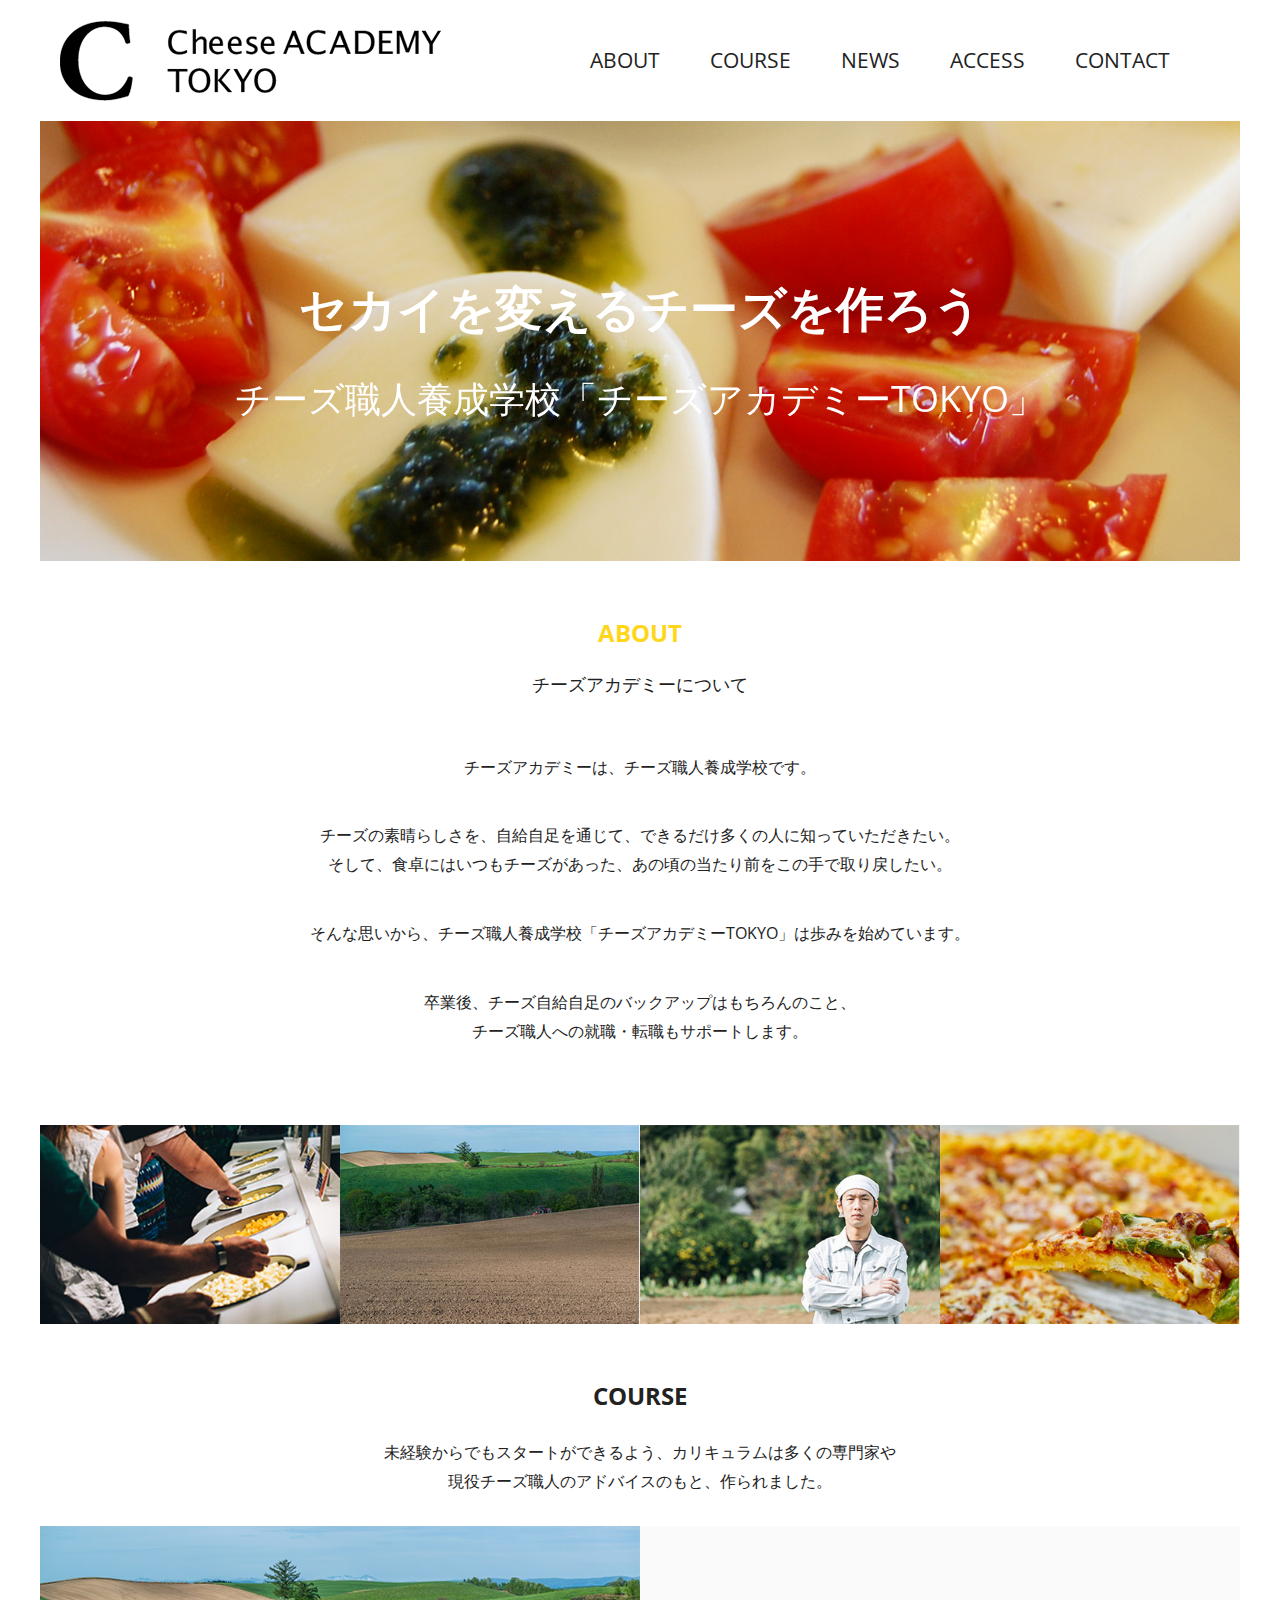
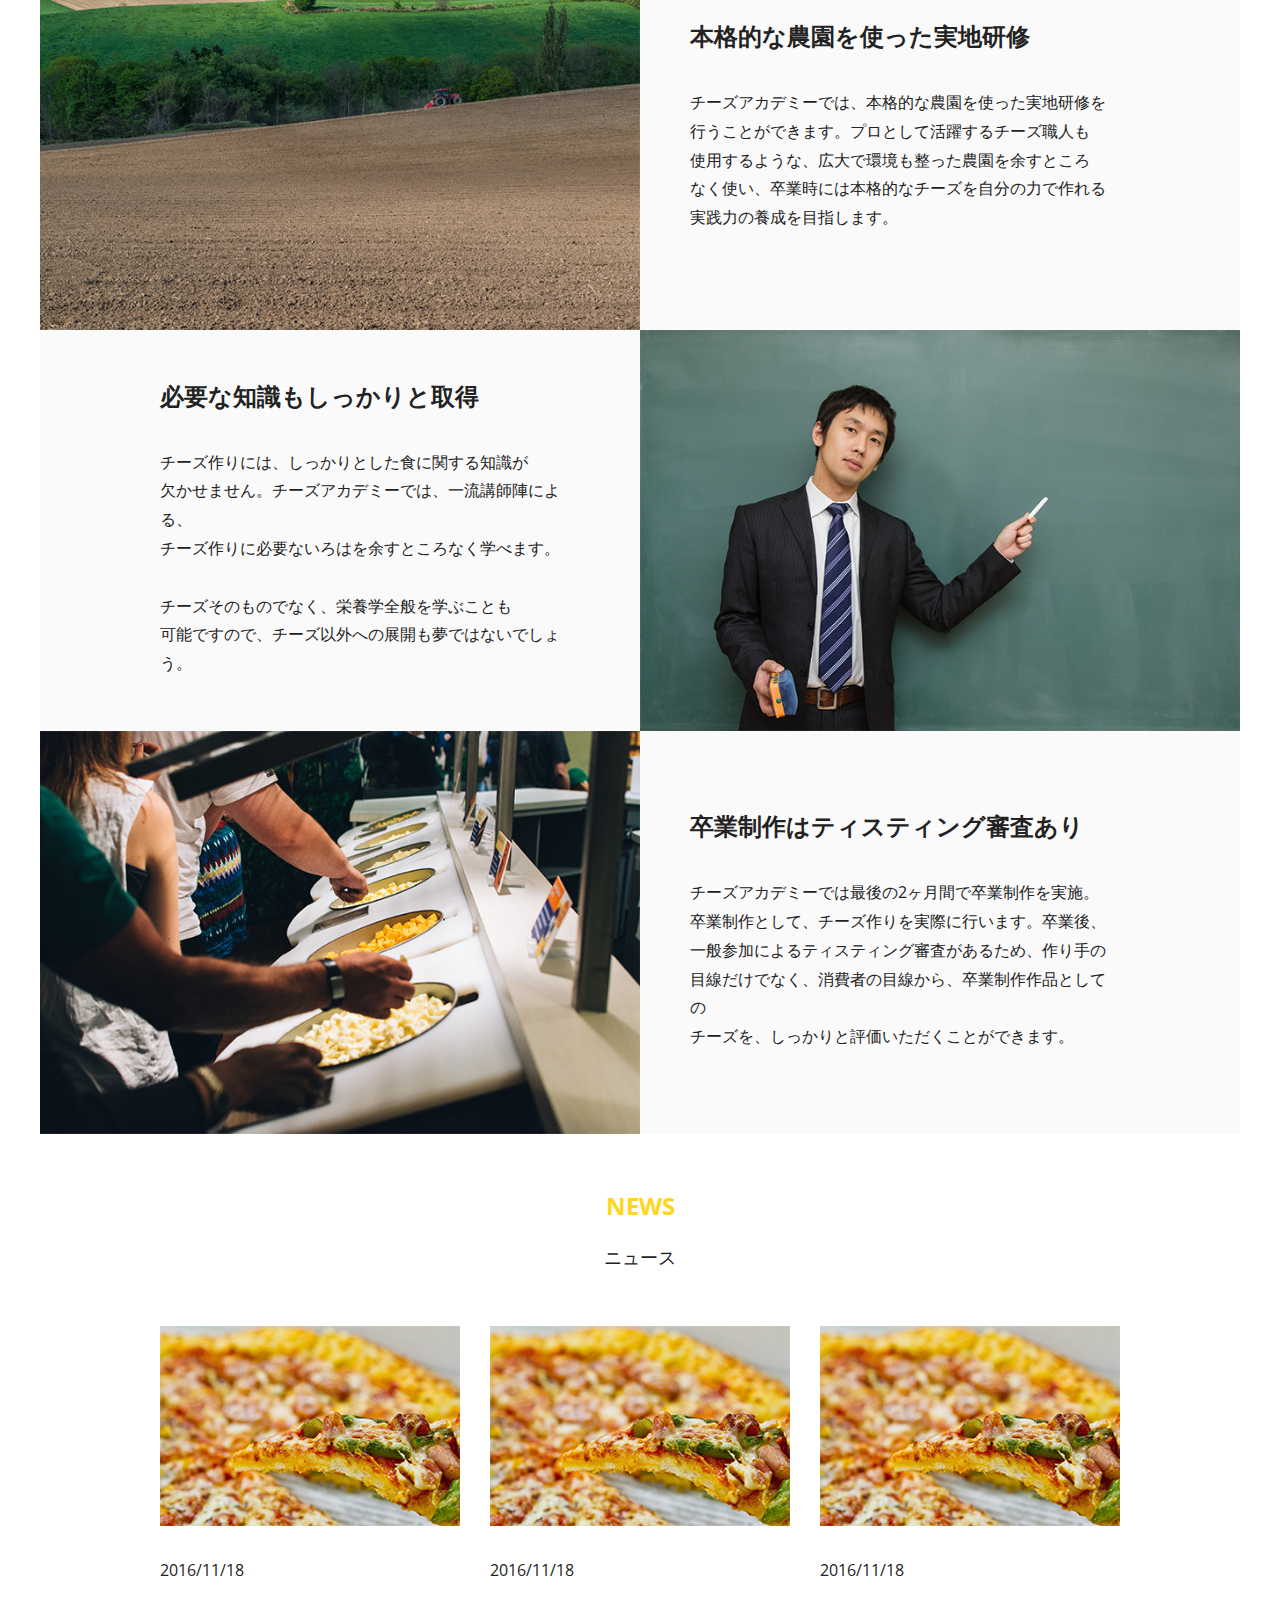
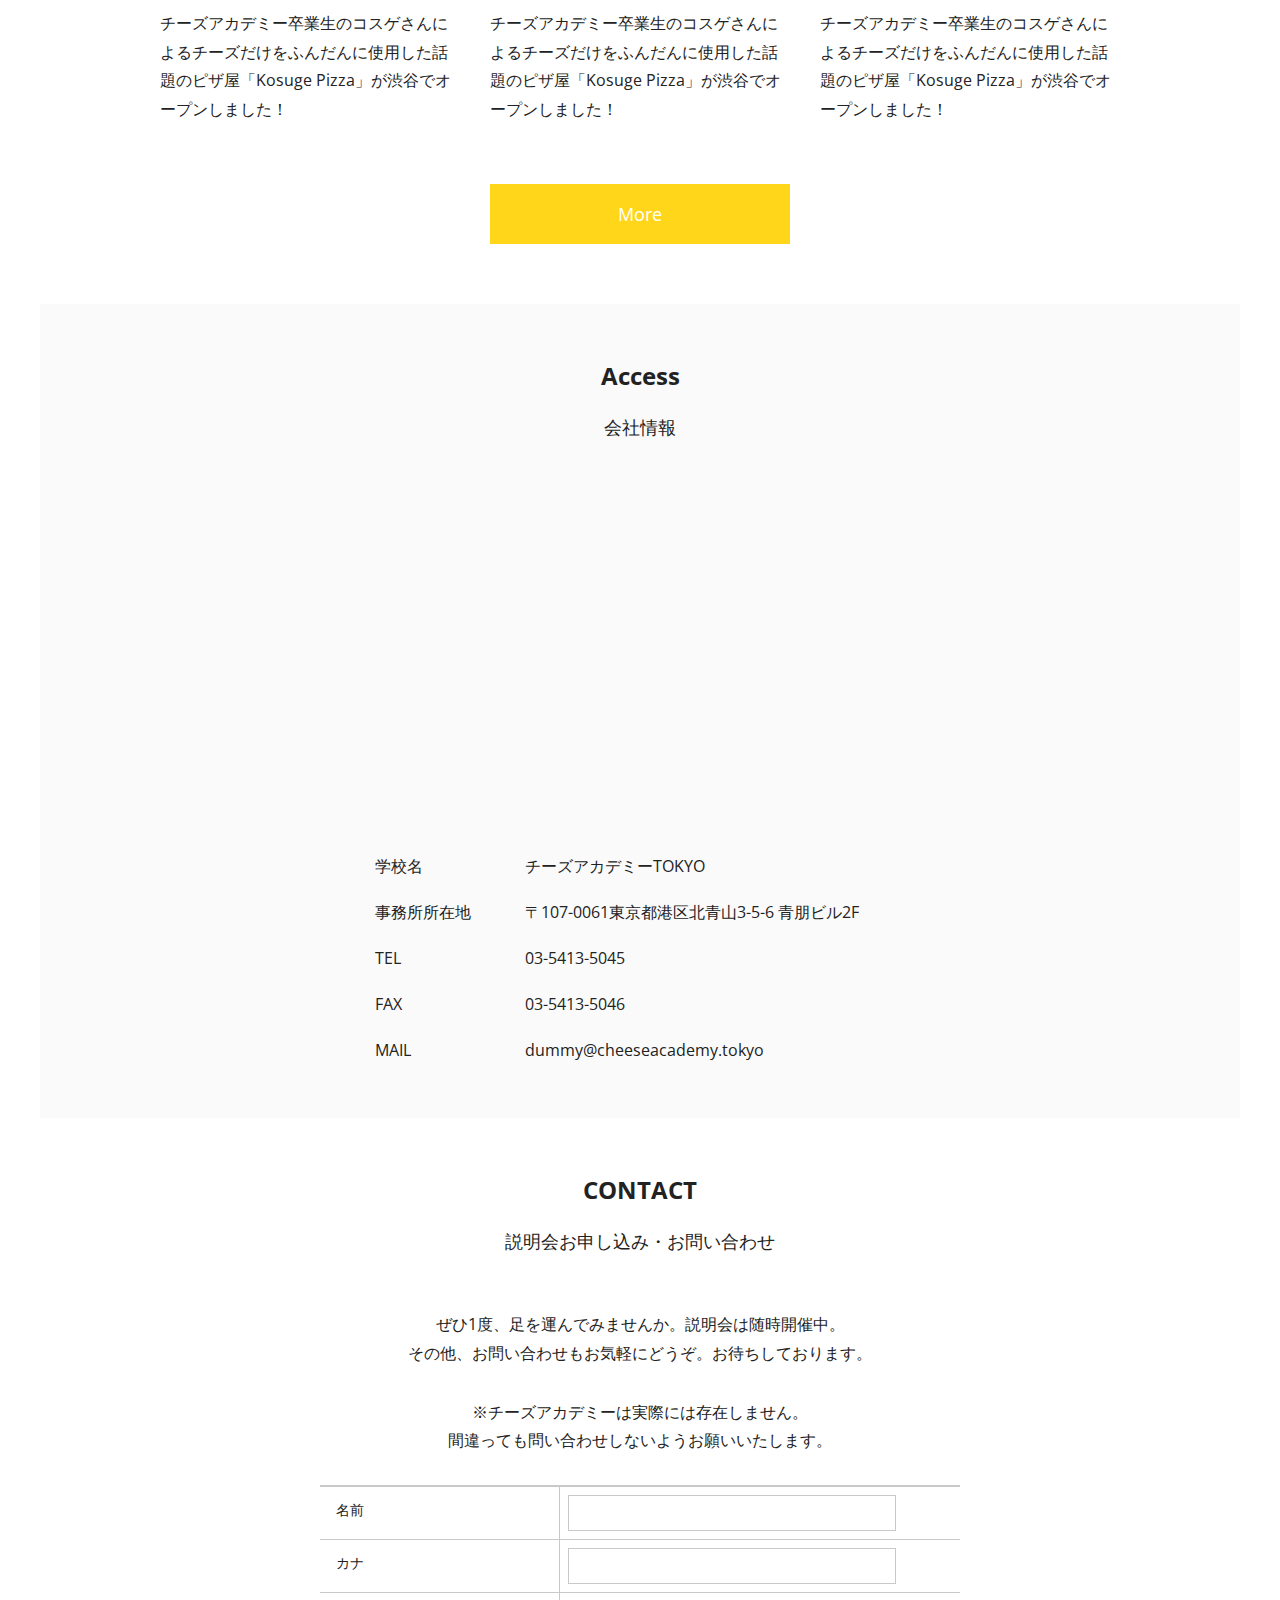
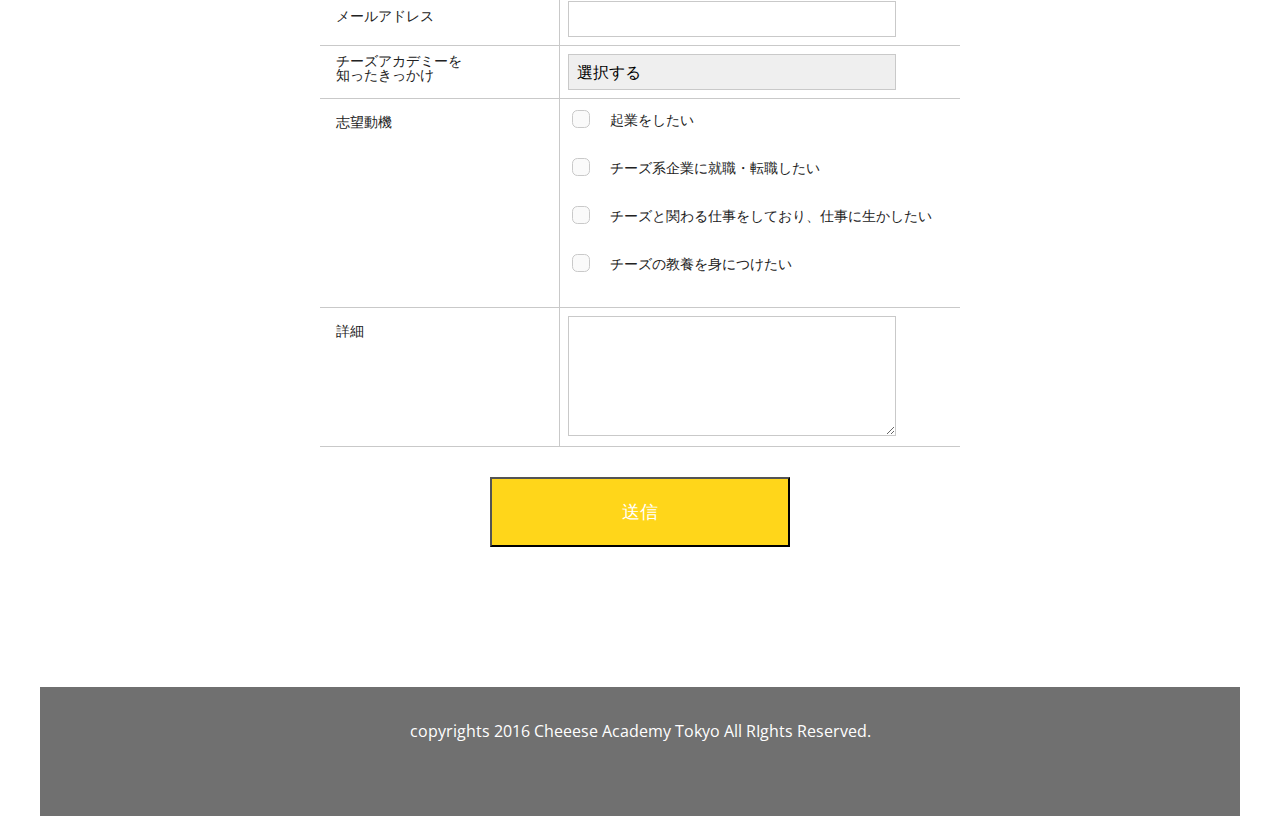
<file: index.html>
<!DOCTYPE html>
<html lang="ja">
<!-- 最初の設定は終わっています　必要な方は触ってください -->

<head>
    <meta charset="UTF-8">
    <meta name="viewport" content="width=device-width, initial-scale=1.0">
    <meta http-equiv="X-UA-Compatible" content="ie=edge">
    <title>チーズ職人養成学校「チーズアカデミーTOKYO」</title>

    <!-- 電話番号を検出しない -->
    <meta name="format-detection" content="telephone=no">

    <!-- googlefontsの設定 -->
    <link rel="preconnect" href="https://fonts.googleapis.com">
    <link rel="preconnect" href="https://fonts.gstatic.com" crossorigin>
    <link href="https://fonts.googleapis.com/css2?family=Open+Sans:wght@400;700&display=swap" rel="stylesheet">

    <!-- cssの設定 -->
    <link rel="stylesheet" href="css/reset.css">
    <link rel="stylesheet" href="css/style.css">

</head>


<body>

    <!-- header -->
    <header>
        <div class="header-wrapper">
            <img src="img/header_logo.png" alt="ロゴ">
            
            <nav>
                <ul class="nav-list uppercase">
                    <li class="nav-item"><a href="#about">About</a></li>
                    <li class="nav-item"><a href="#course">Course</a></li>
                    <li class="nav-item"><a href="#news">News</a></li>
                    <li class="nav-item"><a href="#access">Access</a></li>
                    <li class="nav-item"><a href="#contact">Contact</a></li>
                </ul>
            </nav>
        </div>
    </header>

    <!-- main-visual -->
    <div class="main-visual">
        <img src="img/mainbg.png" alt="チーズアカデミーのメインビジュアル">
        <div class="main-text text-center">
            <p>セカイを変えるチーズを作ろう</p>
            <h1>チーズ職人養成学校「チーズアカデミーTOKYO」</h1>
        </div>
    </div>
    
    
    <!-- main -->
    <main>
        
        
        

        <!-- about -->
        <section id="about">
            <h2>About</h2>
            <h3>チーズアカデミーについて</h3>
            <div class="about-text">
                <p>チーズアカデミーは、チーズ職人養成学校です。</p>
                <p>チーズの素晴らしさを、自給自足を通じて、できるだけ多くの人に知っていただきたい。<br>
                そして、食卓にはいつもチーズがあった、あの頃の当たり前をこの手で取り戻したい。</p>
                <p>そんな思いから、チーズ職人養成学校「チーズアカデミーTOKYO」は歩みを始めています。</p>
                <p>卒業後、チーズ自給自足のバックアップはもちろんのこと、<br>
                チーズ職人への就職・転職もサポートします。</p>
            </div>
            <div class="about-img">
                <img src="img/about_01.jpg" alt="ピザ">
                <img src="img/about_02.jpg" alt="牧場主">
                <img src="img/about_03.jpg" alt="農園">
                <img src="img/about_04.jpg" alt="ピザを作るキッチン">
            </div>
        </section>


        <!-- course -->
        <section id="course">
            <h2>Course</h2>
            <p>未経験からでもスタートができるよう、カリキュラムは多くの専門家や<br>
            現役チーズ職人のアドバイスのもと、作られました。</p>
            
            <div class="course-benefits">
                <ul>
                    <li class="benefit">
                        <p class="benefit-img"><img src="img/course_01.jpg" alt="農園"></p>
                        <div class="benefit-text">
                            <h3>本格的な農園を使った実地研修</h3>
                            <p>チーズアカデミーでは、本格的な農園を使った実地研修を<br>
                            行うことができます。プロとして活躍するチーズ職人も<br>
                            使用するような、広大で環境も整った農園を余すところ<br>
                            なく使い、卒業時には本格的なチーズを自分の力で作れる<br>
                            実践力の養成を目指します。</p>
                        </div>
                    </li>
                    <li class="benefit">
                        <p class="benefit-img"><img src="img/course_02.jpg" alt="一流講師"></p>
                        <div class="benefit-text">
                            <h3>必要な知識もしっかりと取得</h3>
                            <p>チーズ作りには、しっかりとした食に関する知識が<br>
                            欠かせません。チーズアカデミーでは、一流講師陣による、<br>
                            チーズ作りに必要ないろはを余すところなく学べます。<br><br>
                            チーズそのものでなく、栄養学全般を学ぶことも<br>
                            可能ですので、チーズ以外への展開も夢ではないでしょう。</p>
                        </div>
                    </li>
                    <li class="benefit">
                        <p class="benefit-img"><img src="img/course_03.jpg" alt="チーズ審査"></p>
                            <div class="benefit-text">
                            <h3>卒業制作はティスティング審査あり</h3>
                            <p>チーズアカデミーでは最後の2ヶ月間で卒業制作を実施。<br>
                            卒業制作として、チーズ作りを実際に行います。卒業後、<br>
                            一般参加によるティスティング審査があるため、作り手の<br>
                            目線だけでなく、消費者の目線から、卒業制作作品としての<br>
                            チーズを、しっかりと評価いただくことができます。</p>
                        </div>
                    </li>
                </ul>
            </div>
            
        </section>
        
        <!-- news -->
        <section id="news">
        <h2>News</h2>
            <h3>ニュース</h3>
            <div class="news-wrapper">
                <ul class="news-list">
                    <li class="news-item">
                        <p class="news-img"><img src="img/news_img.jpg" alt="ピザ"></p>
                        <div class="news-contents">
                            <p class="news-date">2016/11/18</p>
                            <p class="news-text">チーズアカデミー卒業生のコスゲさんによるチーズだけをふんだんに使用した話題のピザ屋「Kosuge Pizza」が渋谷でオープンしました！</p>
                        </div>
                    </li>
                    <li class="news-item">
                        <p class="news-img"><img src="img/news_img.jpg" alt="ピザ"></p>
                        <div class="news-contents">
                            <p class="news-date">2016/11/18</p>
                            <p class="news-text">チーズアカデミー卒業生のコスゲさんによるチーズだけをふんだんに使用した話題のピザ屋「Kosuge Pizza」が渋谷でオープンしました！</p>
                        </div>
                    </li>
                    <li class="news-item">
                        <p class="news-img"><img src="img/news_img.jpg" alt="ピザ"></p>
                        <div class="news-contents">
                            <p class="news-date">2016/11/18</p>
                            <p class="news-text">チーズアカデミー卒業生のコスゲさんによるチーズだけをふんだんに使用した話題のピザ屋「Kosuge Pizza」が渋谷でオープンしました！</p>
                        </div>
                    </li>
                </ul>
            
                <a href="#" class="btn text-center">More</a>
            </div>
        </section>

        <!-- access -->
        <section id="access">
            <h2>Access</h2>
            <h3>会社情報</h3>
            <iframe src="https://www.google.com/maps/embed?pb=!1m18!1m12!1m3!1d3241.3923456258185!2d139.7116627152002!3d35.66734013834114!2m3!1f0!2f0!3f0!3m2!1i1024!2i768!4f13.1!3m3!1m2!1s0x60188c9faa249f2b%3A0xc415d41a1217b607!2z44CSMTA3LTAwNjEg5p2x5Lqs6YO95riv5Yy65YyX6Z2S5bGx77yT5LiB55uu77yV4oiS77yWIDJm!5e0!3m2!1sja!2sjp!4v1666287583728!5m2!1sja!2sjp" 
            width="100%" height="300" style="border:0;" allowfullscreen="" loading="lazy" referrerpolicy="no-referrer-when-downgrade"></iframe>
            <dl class="access-inner">
                <dt>学校名</dt>
                <dd>チーズアカデミーTOKYO</dd>
                <dt>事務所所在地</dt>
                <dd>〒107-0061東京都港区北青山3-5-6 青朋ビル2F</dd>
                <dt class="uppercase">Tel</dt>
                <dd>03-5413-5045</dd>
                <dt class="uppercase">Fax</dt>
                <dd>03-5413-5046</dd>
                <dt class="uppercase">Mail</dt>
                <dd>dummy@cheeseacademy.tokyo</dd>
            </dl>
        </section>
        


        <!-- contact -->
        <section id="contact">
            <h2>Contact</h2>
            <h3>説明会お申し込み・お問い合わせ</h3>
            
            
            <p>ぜひ1度、足を運んでみませんか。説明会は随時開催中。<br>
            その他、お問い合わせもお気軽にどうぞ。お待ちしております。</p>
            
            <p>※チーズアカデミーは実際には存在しません。<br>
            間違っても問い合わせしないようお願いいたします。</p>
            
            <div class="form-wrapper">
                <form action="#" method="post">
                    <dl class="form-inner">
                        <dt>名前</dt>
                        <dd><input type="text" name="name" id="name" class="form-parts"></dd>
                        <dt>カナ</dt>
                        <dd><input type="text" name="kana" id="kana" class="form-parts"></dd>
                        <dt>メールアドレス</dt>
                        <dd><input type="email" name="email" id="email" class="form-parts"></dd>
                        <dt class="selectbox-title">チーズアカデミーを<br>知ったきっかけ</dt>
                        <dd class="select-box">
                            <select name="channel" id="channel" class="form-parts">
                                <option value="選択する">選択する</option>
                                <option value="google検索">google検索</option>
                                <option value="SNS">SNS</option>
                                <option value="紹介">紹介</option>
                                <option value="たまたま通りかかった">たまたま通りかかった</option>
                                <option value="その他">その他</option>
                            </select>
                        </dd>
                        <dt>志望動機</dt>
                        <dd class="check-btn">
                            <div><label for="entre"><input type="checkbox" name="motivation" id="entre" value="起業をしたい">起業をしたい</label></div>
                            <div><label for="change-job"><input type="checkbox" name="motivation" id="change-job" value="チーズ系企業に就職・転職したい">チーズ系企業に就職・転職したい</label></div>
                            <div><label for="work"><input type="checkbox" name="motivation" id="work" value="チーズと関わる仕事をしており、仕事に生かしたい">チーズと関わる仕事をしており、仕事に生かしたい</label></div>
                            <div><label for="education"><input type="checkbox" name="motivation" id="education" value="チーズの教養を身につけたい">チーズの教養を身につけたい</label></div>
                        </dd>
                        <dt>詳細</dt>
                        <dd>
                            <textarea name="detail" id="detail" cols="30" rows="10" class="form-parts"></textarea>
                        </dd>
                    </dl>
                    <input type="submit" value="送信" class="btn contact-btn">
                </form>
            </div>
        </section>
    </main>

<!-- footer -->
<footer class="footer">
    <p class="text-center"><small class="copyrights text-center">copyrights 2016 Cheeese Academy Tokyo All RIghts Reserved.</small></p>
</footer>  


<!-- ここから上にコードを書く -->
<!-- この中に記述していく -->
    <script src="https://code.jquery.com/jquery-3.2.1.min.js"></script>
    <script src="js/main.js"></script>
</body>

</html>
</file>
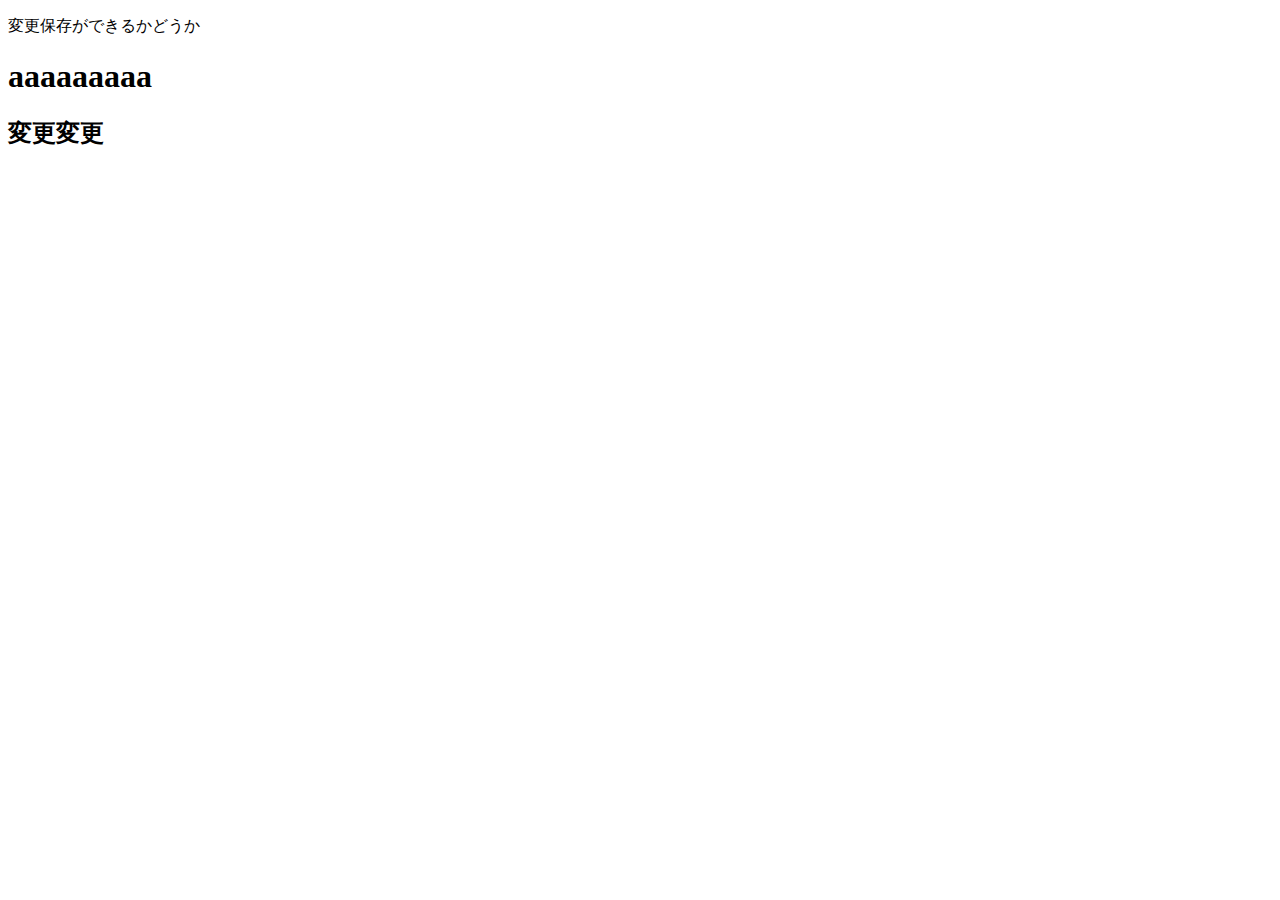
<file: index2.html>
<!DOCTYPE html>
<html lang="en">
<head>
    <meta charset="UTF-8">
    <meta http-equiv="X-UA-Compatible" content="IE=edge">
    <meta name="viewport" content="width=device-width, initial-scale=1.0">
    <title>Document</title>
    <p>変更保存ができるかどうか</p>
    <h1>aaaaaaaaa</h1>
    <h2>変更変更</h2>
</head>
<body>
    
</body>
</html>
</file>
<file: css/style.css>
@charset "utf-8";
html{
    font-size: 62.5%; /* 16px * 62.5% = 10px */
}

/*------------------
全体に適用
---------------------*/
body{
    color: #222222;
    font-family:"Open Sans",'ヒラギノ角ゴ ProN W3', Hiragino Kaku Gothic ProN, "メイリオ", Meiryo, sans-serif;
    font-size: 1.6rem;
    width: 1200px;
    margin: auto;
}

img{
    max-width: 100%;
    height: auto;
}

.uppercase{
    text-transform: uppercase;
}

.text-center{
    text-align: center;
}

section{
    padding: 60px 0 0;
}

h1{
    font-size: 3.6rem;
}

h2{
    text-transform: uppercase;
    text-align: center;
    font-size: 2.4rem;
    font-weight: bold;
    margin: 0 0 30px;
}

#about>h2,
#news>h2{
    color: #ffd61a;
}



h3{
    font-size: 1.8rem;
    text-align: center;;
    margin: 0 0 60px;
}

p{
    font-size: 1.6rem;
    text-align: center;
    margin: 0 0 40px;
    line-height: 1.8;
}




/*------------------
header
---------------------*/
.header-wrapper{
    display: flex;
    justify-content: space-between;
    align-items: center;
    height: 121px;
    padding: 0 20px;
}

.nav-list{
    display: flex;
}

.nav-item{
    margin: 0 50px 0 0;
}

.nav-item>a{
    color: #222222;
    font-size: 2.1rem;
}



/*------------------
main-visual
---------------------*/
.main-visual{
    position: relative;
}

.main-text{
    position: absolute;
    top: 50%;
    left: 50%;
    transform: translate3d(-50%,-50%,0);
    color: #fff;
    font-size: 3.6rem;
    width: 100%;
}

.main-text>p{
    font-size: 4.8rem;
    font-weight: bold;
    margin: 0 0 30px;
}


/*------------------
about
---------------------*/

.about-text{
    margin: 0 0 80px;
}

.about-img{
    display: flex;
    max-width: 100%;
}

.about-img>img{
    width: 25%;
}



/*------------------
course 
---------------------*/

.course-benefits{
    background-color: #fafafa;
}

.benefit{
    display: flex;
    flex-wrap: wrap;
    align-items: center;
}

.benefit-img,
.benefit-text{
    width: 50%;
    box-sizing: border-box;
}

ul li.benefit>div {
    width: 430px;
}

ul li.benefit h3 {
    font-size: 2.4rem;
    margin: 0 0 40px;
    font-weight: bold;
    text-align: left;
}

ul li.benefit p {
    text-align: left;
    margin: 0;
}

/* 偶数行の配置入れ替え */
ul li.benefit:nth-child(even){
    flex-direction: row-reverse;
}

ul li.benefit:nth-child(odd)>div{
    margin: 0 0 0 50px;
}

ul li.benefit:nth-child(even)>div{
    margin: 0 50px 0 0;
}

/*------------------
news
---------------------*/

section#news{
    padding: 60px 0;
}

.news-wrapper{
    margin: auto;
}

.news-list{
    display: flex;
    justify-content: center;
}

.news-item{
    width: 300px;
    margin: 0 15px;
}

.news-item:hover{
    background-color: #fafafa;
}

.news-img{
    margin: 0;
}

.news-item p{
    text-align: left;
}

.news-contents{
    padding: 30px 0 0 ;
}

.news-date{
    margin: 0 0 24px;
}

.news-text{
    margin: 0;
}

.btn{
    display: block;
    width: 300px;
    margin: 60px auto 0;
    padding: 21px 0;
    background-color: #ffd61a;
    color: #fff;
    font-size: 1.8rem;
}

.btn:hover{
    background-color: #fff61a;
}


/*------------------
access
---------------------*/

section#access{
    padding: 60px 0 30px;
}

#access{
    background-color: #fafafa;
}

#access h2{
    text-transform: none;
}

.access-inner{
    width: 530px;
    display: flex;
    flex-wrap: wrap;
    margin: 60px auto 0;
}

.access-inner>dt{
    width: 150px;
    margin: 0 0 30px;
}

.access-inner>dd{
    width: 380px;
}

/*------------------
contact
---------------------*/

section>p{
    margin: 0 0 30px;
}

.form-wrapper{
    width: 640px;
    margin: 30px auto;
}

.form-inner{
    display: flex;
    flex-wrap: wrap;
    border-top: solid 2px #c9c9c9;
    font-size: 1.4rem;
}

.form-wrapper dt{
    width: 240px;
    padding: 16px 64px 16px 16px;
    border-right: solid 1px #c9c9c9;
    box-sizing: border-box;
    border-bottom: solid 1px #c9c9c9
}

.form-inner .selectbox-title{
    padding-top: 8px;
}

.form-wrapper dd{
    width: 400px;
    border-bottom: solid 1px #c9c9c9;
    padding: 8px 0 8px 8px;
    box-sizing: border-box;
}

.form-parts{
    appearance: none;
    -webkit-appearance: none;
    -moz-appearance: none;
    box-sizing: border-box;
    width: 328px;
    height: 36px;
    padding: 8px;
    border: solid 1px #c9c9c9;
    font-size: 1.6rem;
}

.check-btn>div{
    padding-bottom: 24px;
}

input[type*="checkbox"]{
    appearance: none;
    -webkit-appearance: none;
    -moz-appearance: none;
    width: 18px;
    height: 18px;
    background-color: #fafafa;
    border: solid 1px #c9c9c9;
    border-radius: 30%;
    margin-right: 20px;
    vertical-align: -6px;
}

input[type*="checkbox"]:checked{
    background-color: #c9c9c9;

}

textarea#detail{
    height: 120px;
}

.contact-btn{
    margin: 30px auto 140px;
}

/* select-boxまわり */






/*------------------
footer
---------------------*/
.footer{
    padding: 30px 0;
    background-color: #707070;
    color: #fff;
    margin: auto;
}
</file>
